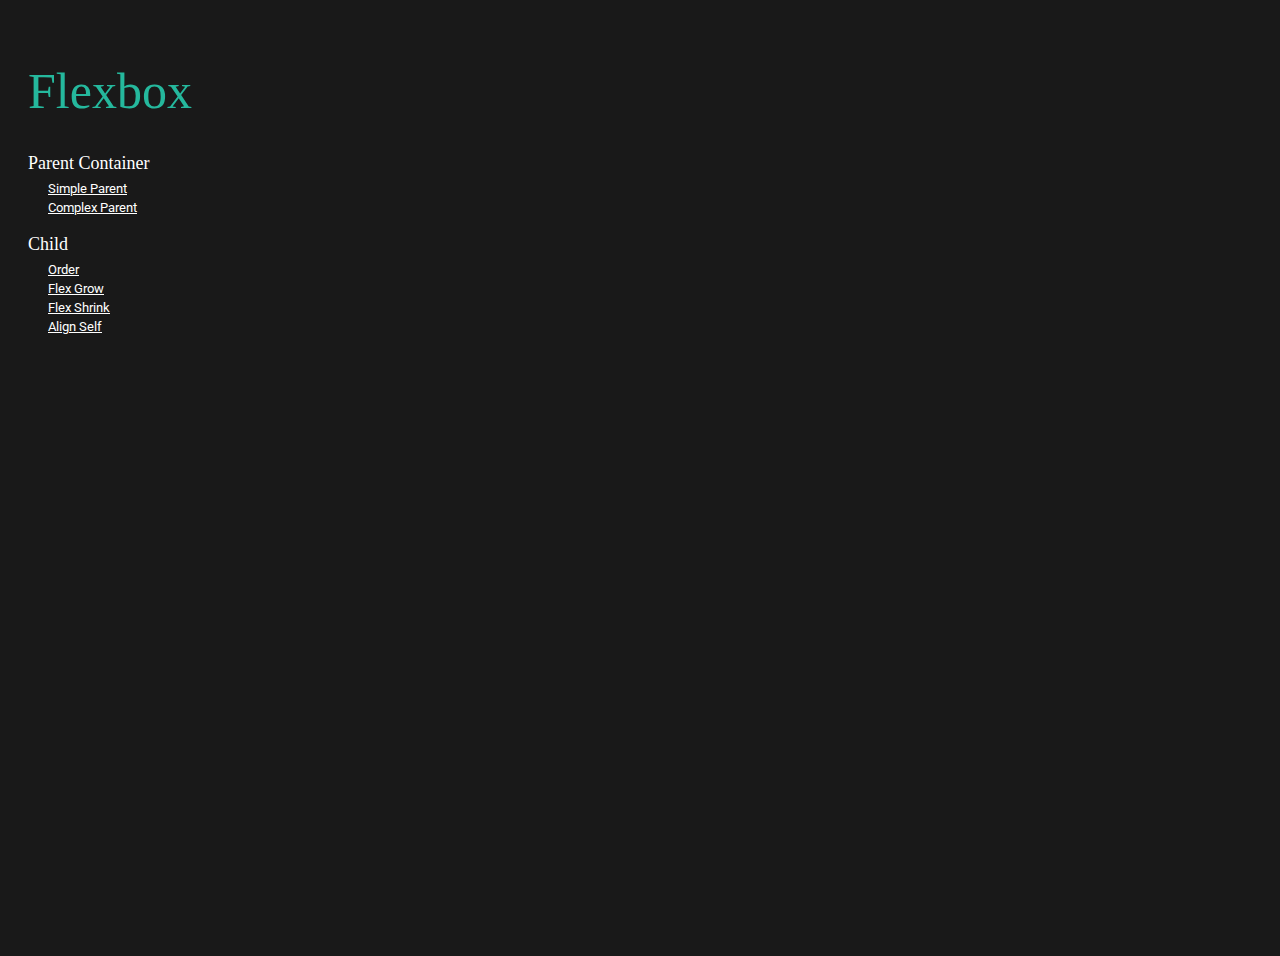
<file: index.html>
<!DOCTYPE html>
<html lang="en">
<head>
    <meta charset="UTF-8">
    <meta name="viewport" content="width=device-width, initial-scale=1.0">
    <title>Flexbox</title>
    <link rel="stylesheet" href="style.css">
    <link rel="preconnect" href="https://fonts.googleapis.com">
    <link rel="preconnect" href="https://fonts.gstatic.com" crossorigin>
    <link href="https://fonts.googleapis.com/css2?family=Roboto:wght@100;400;700;900&display=swap" rel="stylesheet">
    <script src="https://ajax.googleapis.com/ajax/libs/jquery/3.6.0/jquery.min.js"></script>
</head>
<body>
    <h1>Flexbox</h1>
    <p class="section-header">Parent Container</p>
    <ul>
        <li><a href="pages/simple-parent.html">Simple Parent</a></li>
        <li><a href="pages/complex-parent.html">Complex Parent</a></li>
        <!-- <li><a href="pages/simple-child.html">Simple Child</a></li> -->
        
    </ul>
    <p class="section-header">Child</p>
    <ul>
        <li><a href="pages/order.html">Order</a></li>
        <li><a href="pages/flex-grow.html">Flex Grow</a></li>
        <li><a href="pages/flex-shrink.html">Flex Shrink</a></li>
        <li><a href="pages/align-self.html">Align Self</a></li>
    </ul>

    
    <script src="index.js" type="text/javascript"></script>
</body>
</html>
</file>
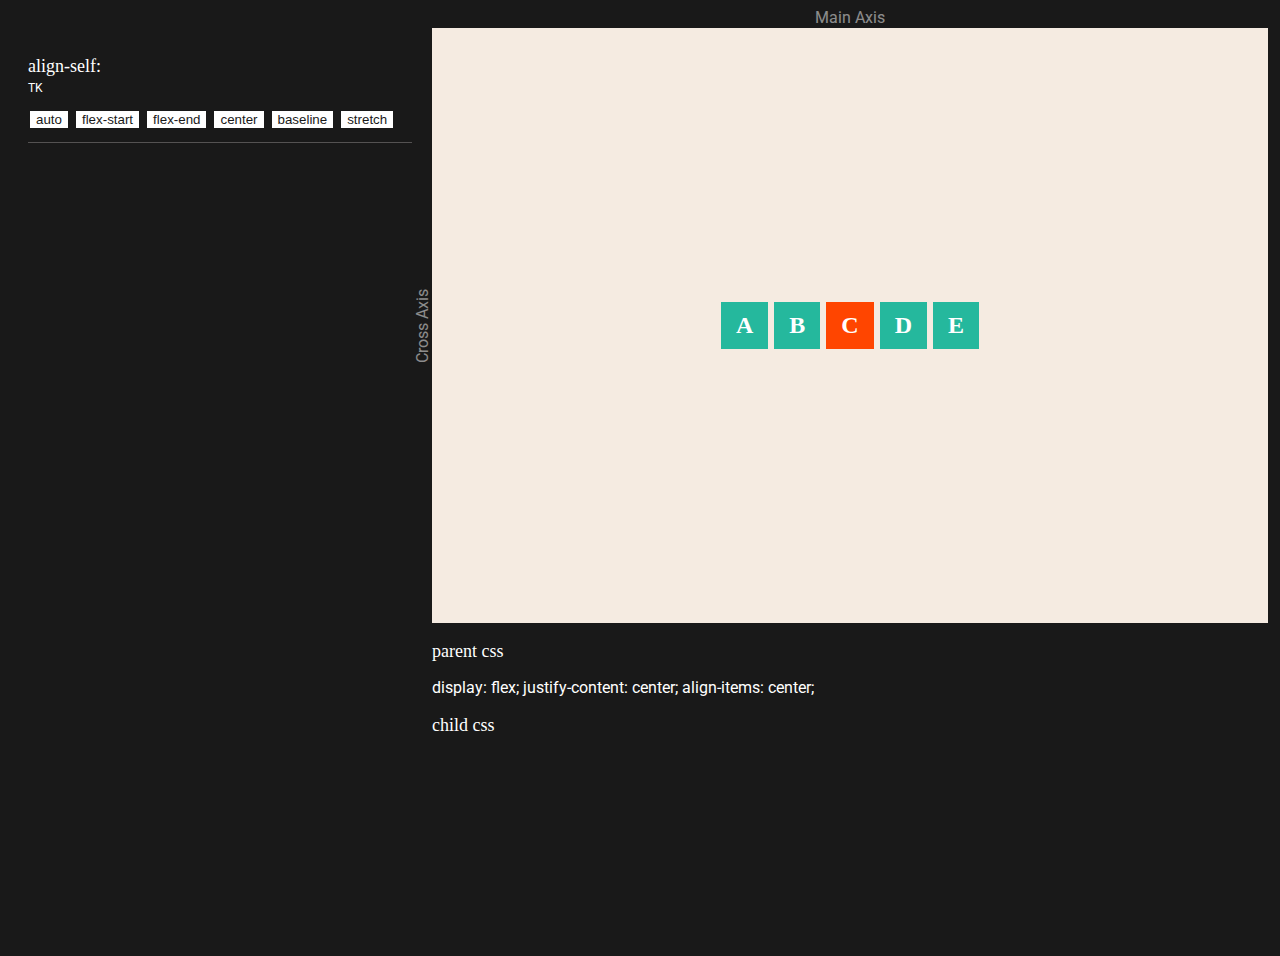
<file: html/align-self.html>
<!DOCTYPE html>
<html lang="en">
<head>
    <meta charset="UTF-8">
    <meta name="viewport" content="width=device-width, initial-scale=1.0">
    <title>Flexbox</title>
    <link rel="stylesheet" href="../style.css">
    <link rel="preconnect" href="https://fonts.googleapis.com">
    <link rel="preconnect" href="https://fonts.gstatic.com" crossorigin>
    <link href="https://fonts.googleapis.com/css2?family=Roboto:wght@100;400;700;900&display=swap" rel="stylesheet">
    <script src="https://ajax.googleapis.com/ajax/libs/jquery/3.6.0/jquery.min.js"></script>
</head>
<body>
    <div class="content">
        <div class="buttons-container">
            <div class="section" id="align-self">
                <p class="section-header">align-self:</p>
                <p class="section-description">TK</p>
                <button>auto</button>
                <button>flex-start</button>
                <button>flex-end</button>
                <button>center</button>
                <button>baseline</button>
                <button>stretch</button>
            </div>
        </div>
        <div class="view-css">
            <div class="view-container">
                <div class="top-axis axis-text">Main Axis</div>
                <div class="side-axis axis-text">Cross Axis</div>
                <div class="view-container-items view-container-child">
                    <div class="item">A </div>
                    <div class="item">B</div>
                    <div class="item child">C</div>
                    <div class="item">D</div>
                    <div class="item">E</div>
                </div>
            </div>
            <div class="css-container">
                <p class="section-header">parent css</p>
                <p class="parent-css-text">display: flex; justify-content: center; align-items: center;</p>
                <p class="section-header">child css</p>
                <p class="css-text"></p>
            </div>
        </div>
    </div>
    
    
    <script src="../child.js" type="text/javascript"></script>
</body>
</html>
</file>
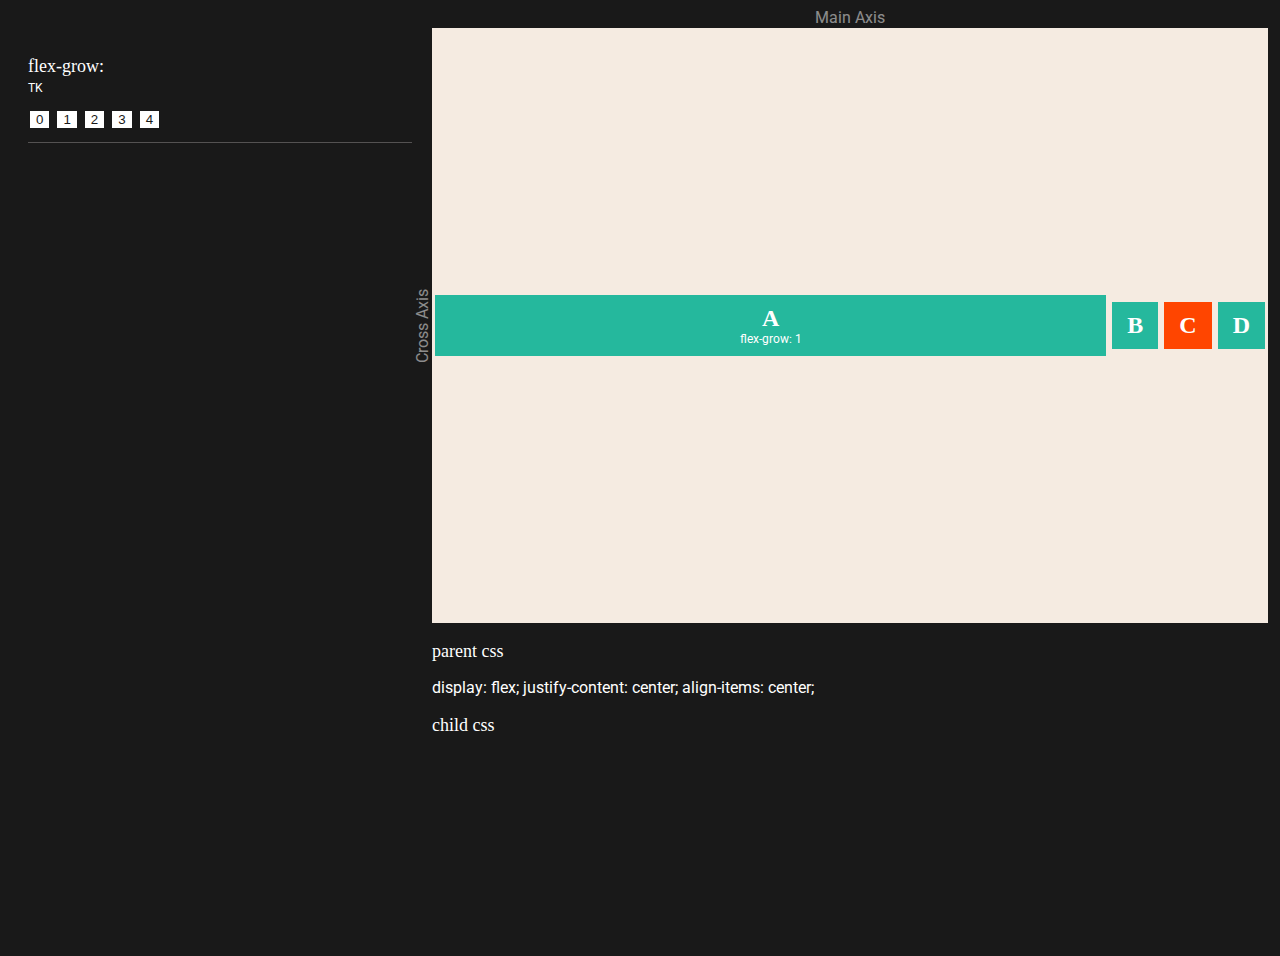
<file: html/flex-grow.html>
<!DOCTYPE html>
<html lang="en">
<head>
    <meta charset="UTF-8">
    <meta name="viewport" content="width=device-width, initial-scale=1.0">
    <title>Flexbox</title>
    <link rel="stylesheet" href="../style.css">
    <link rel="preconnect" href="https://fonts.googleapis.com">
    <link rel="preconnect" href="https://fonts.gstatic.com" crossorigin>
    <link href="https://fonts.googleapis.com/css2?family=Roboto:wght@100;400;700;900&display=swap" rel="stylesheet">
    <script src="https://ajax.googleapis.com/ajax/libs/jquery/3.6.0/jquery.min.js"></script>
</head>
<body>
    <div class="content">
        <div class="buttons-container">
            <div class="section" id="flex-grow">
                <p class="section-header">flex-grow:</p>
                <p class="section-description">TK</p>
                <button>0</button>
                <button>1</button>
                <button>2</button>
                <button>3</button>
                <button>4</button>
            </div>
        </div>
        <div class="view-css">
            <div class="view-container">
                <div class="top-axis axis-text">Main Axis</div>
                <div class="side-axis axis-text">Cross Axis</div>
                <div class="view-container-items view-container-child">
                    <div class="item" style="flex-grow:1;">A  <span class="section-description">flex-grow: 1</span></div>
                    <div class="item" >B</div>
                    <div class="item child" >C</div>
                    <div class="item">D</div>
                </div>
            </div>
            <div class="css-container">
                <p class="section-header">parent css</p>
                <p class="parent-css-text">display: flex; justify-content: center; align-items: center;</p>
                <p class="section-header">child css</p>
                <p class="css-text"></p>
            </div>
        </div>
    </div>
    
    
    <script src="../child.js" type="text/javascript"></script>
</body>
</html>
</file>
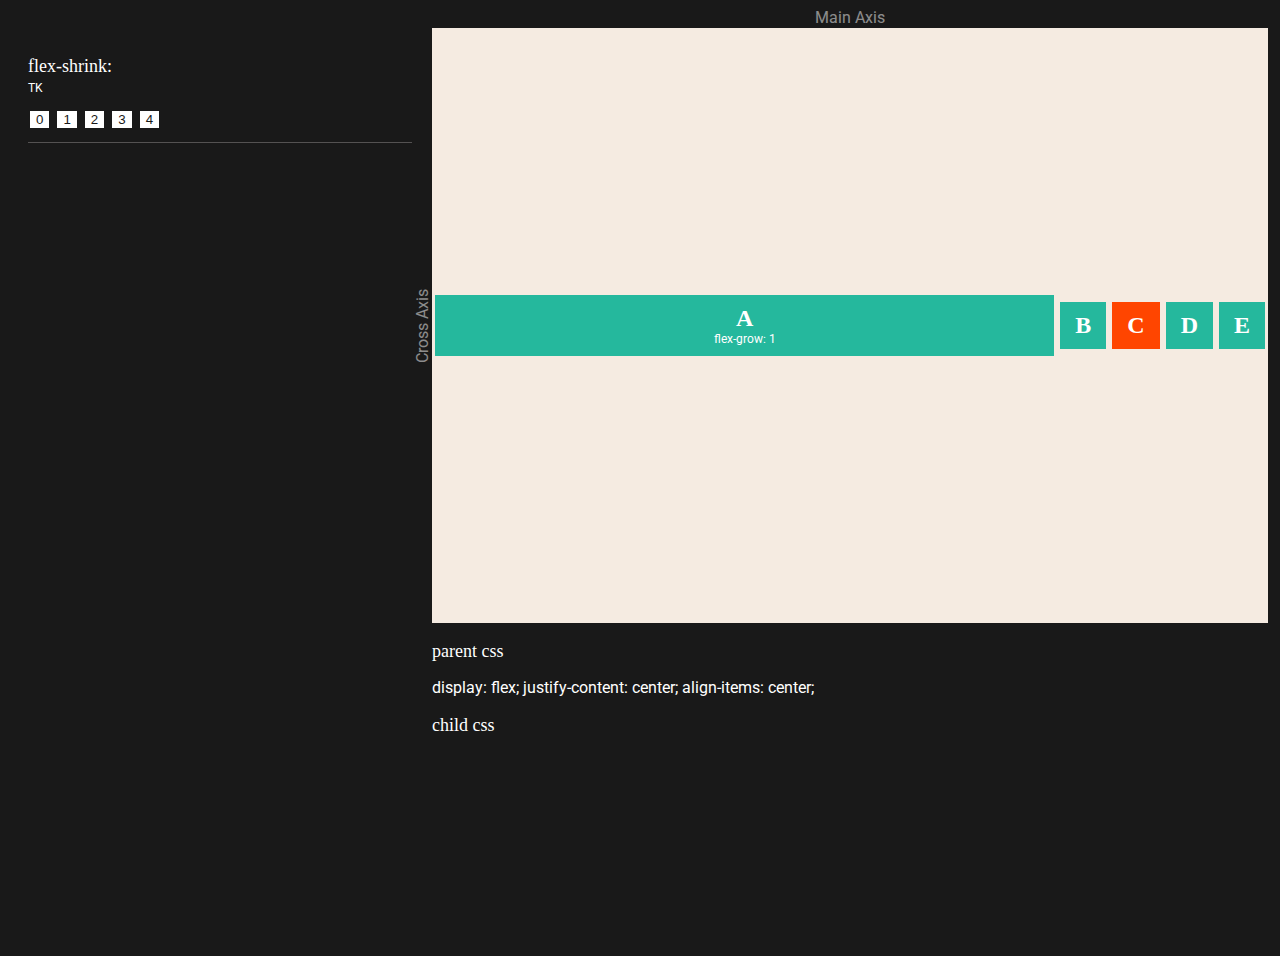
<file: html/flex-shrink.html>
<!DOCTYPE html>
<html lang="en">
<head>
    <meta charset="UTF-8">
    <meta name="viewport" content="width=device-width, initial-scale=1.0">
    <title>Flexbox</title>
    <link rel="stylesheet" href="../style.css">
    <link rel="preconnect" href="https://fonts.googleapis.com">
    <link rel="preconnect" href="https://fonts.gstatic.com" crossorigin>
    <link href="https://fonts.googleapis.com/css2?family=Roboto:wght@100;400;700;900&display=swap" rel="stylesheet">
    <script src="https://ajax.googleapis.com/ajax/libs/jquery/3.6.0/jquery.min.js"></script>
</head>
<body>
    <div class="content">
        <div class="buttons-container">
            <div class="section" id="flex-shrink">
                <p class="section-header">flex-shrink:</p>
                <p class="section-description">TK</p>
                <button>0</button>
                <button>1</button>
                <button>2</button>
                <button>3</button>
                <button>4</button>
            </div>
        </div>
        <div class="view-css">
            <div class="view-container">
                <div class="top-axis axis-text">Main Axis</div>
                <div class="side-axis axis-text">Cross Axis</div>
                <div class="view-container-items view-container-child">
                    <div class="item" style="order: 1; flex-grow:1;">A  <span class="section-description">flex-grow: 1</span></div>
                    <div class="item" style="order: 2;">B</div>
                    <div class="item child" style="order: 3;">C</div>
                    <div class="item" style="order: 4;">D</div>
                    <div class="item" style="order: 5;">E</div>
                </div>
            </div>
            <div class="css-container">
                <p class="section-header">parent css</p>
                <p class="parent-css-text">display: flex; justify-content: center; align-items: center;</p>
                <p class="section-header">child css</p>
                <p class="css-text"></p>
            </div>
        </div>
    </div>
    
    
    <script src="../child.js" type="text/javascript"></script>
</body>
</html>
</file>
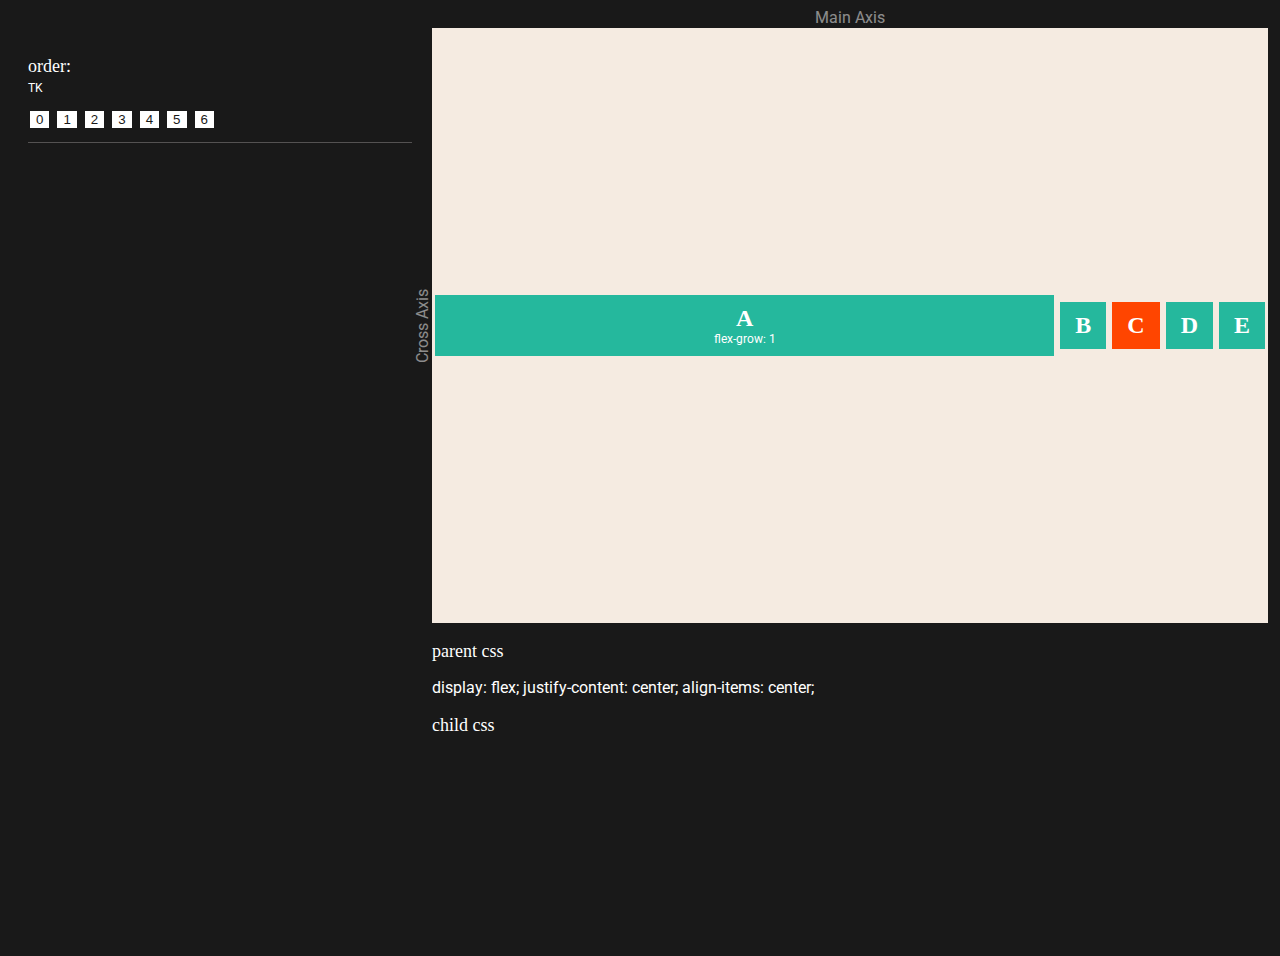
<file: html/order.html>
<!DOCTYPE html>
<html lang="en">
<head>
    <meta charset="UTF-8">
    <meta name="viewport" content="width=device-width, initial-scale=1.0">
    <title>Flexbox</title>
    <link rel="stylesheet" href="../style.css">
    <link rel="preconnect" href="https://fonts.googleapis.com">
    <link rel="preconnect" href="https://fonts.gstatic.com" crossorigin>
    <link href="https://fonts.googleapis.com/css2?family=Roboto:wght@100;400;700;900&display=swap" rel="stylesheet">
    <script src="https://ajax.googleapis.com/ajax/libs/jquery/3.6.0/jquery.min.js"></script>
</head>
<body>
    <div class="content">
        <div class="buttons-container">
            <div class="section" id="order"> 
                <p class="section-header">order:</p>
                <p class="section-description">TK</p>
                <button>0</button>
                <button>1</button>
                <button>2</button>
                <button>3</button>
                <button>4</button>
                <button>5</button>
                <button>6</button>
            </div>
        </div>
        <div class="view-css">
            <div class="view-container">
                <div class="top-axis axis-text">Main Axis</div>
                <div class="side-axis axis-text">Cross Axis</div>
                <div class="view-container-items view-container-child">
                    <div class="item" style="order: 1; flex-grow:1;">A  <span class="section-description">flex-grow: 1</span></div>
                    <div class="item" style="order: 2;">B</div>
                    <div class="item child" style="order: 3;">C</div>
                    <div class="item" style="order: 4;">D</div>
                    <div class="item" style="order: 5;">E</div>
                </div>
            </div>
            <div class="css-container">
                <p class="section-header">parent css</p>
                <p class="parent-css-text">display: flex; justify-content: center; align-items: center;</p>
                <p class="section-header">child css</p>
                <p class="css-text"></p>
            </div>
        </div>
    </div>
    
    
    <script src="../child.js" type="text/javascript"></script>
</body>
</html>
</file>
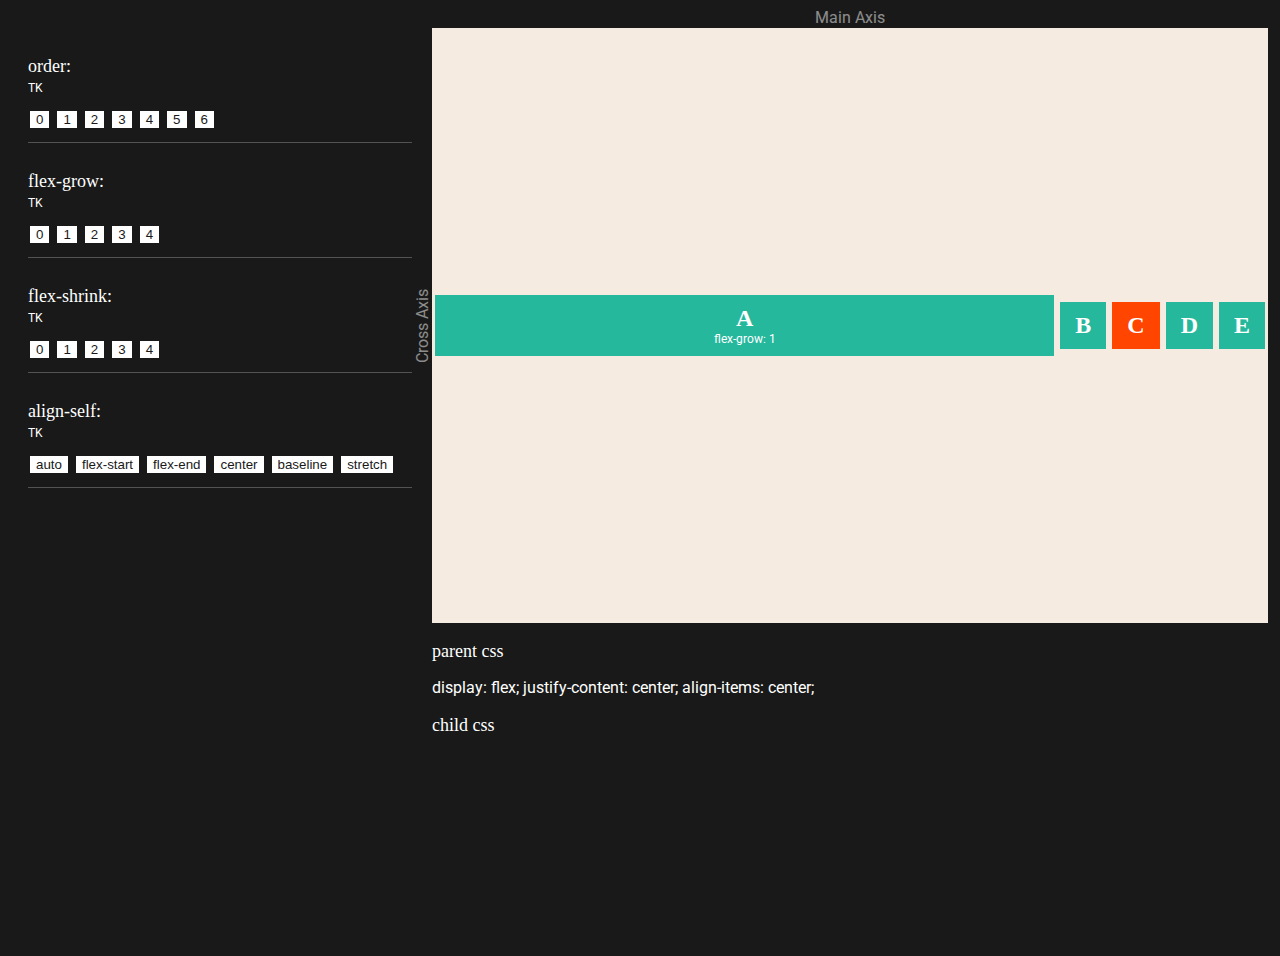
<file: html/simple-child.html>
<!DOCTYPE html>
<html lang="en">
<head>
    <meta charset="UTF-8">
    <meta name="viewport" content="width=device-width, initial-scale=1.0">
    <title>Flexbox</title>
    <link rel="stylesheet" href="../style.css">
    <link rel="preconnect" href="https://fonts.googleapis.com">
    <link rel="preconnect" href="https://fonts.gstatic.com" crossorigin>
    <link href="https://fonts.googleapis.com/css2?family=Roboto:wght@100;400;700;900&display=swap" rel="stylesheet">
    <script src="https://ajax.googleapis.com/ajax/libs/jquery/3.6.0/jquery.min.js"></script>
</head>
<body>
    <div class="content">
        <div class="buttons-container">
            <div class="section" id="order"> 
                <p class="section-header">order:</p>
                <p class="section-description">TK</p>
                <button>0</button>
                <button>1</button>
                <button>2</button>
                <button>3</button>
                <button>4</button>
                <button>5</button>
                <button>6</button>

            </div>
            <div class="section" id="flex-grow">
                <p class="section-header">flex-grow:</p>
                <p class="section-description">TK</p>
                <button>0</button>
                <button>1</button>
                <button>2</button>
                <button>3</button>
                <button>4</button>
            </div>
            <div class="section" id="flex-shrink">
                <p class="section-header">flex-shrink:</p>
                <p class="section-description">TK</p>
                <button>0</button>
                <button>1</button>
                <button>2</button>
                <button>3</button>
                <button>4</button>
            </div>
            <div class="section" id="align-self">
                <p class="section-header">align-self:</p>
                <p class="section-description">TK</p>
                <button>auto</button>
                <button>flex-start</button>
                <button>flex-end</button>
                <button>center</button>
                <button>baseline</button>
                <button>stretch</button>
            </div>
        </div>
        <div class="view-css">
            <div class="view-container">
                <div class="top-axis axis-text">Main Axis</div>
                <div class="side-axis axis-text">Cross Axis</div>
                <div class="view-container-items view-container-child">
                    <div class="item" style="order: 1; flex-grow:1;">A  <span class="section-description">flex-grow: 1</span></div>
                    <div class="item" style="order: 2;">B</div>
                    <div class="item child" style="order: 3;">C</div>
                    <div class="item" style="order: 4;">D</div>
                    <div class="item" style="order: 5;">E</div>
                </div>
            </div>
            <div class="css-container">
                <p class="section-header">parent css</p>
                <p class="parent-css-text">display: flex; justify-content: center; align-items: center;</p>
                <p class="section-header">child css</p>
                <p class="css-text"></p>
            </div>
        </div>
    </div>
    
    
    <script src="../child.js" type="text/javascript"></script>
</body>
</html>
</file>
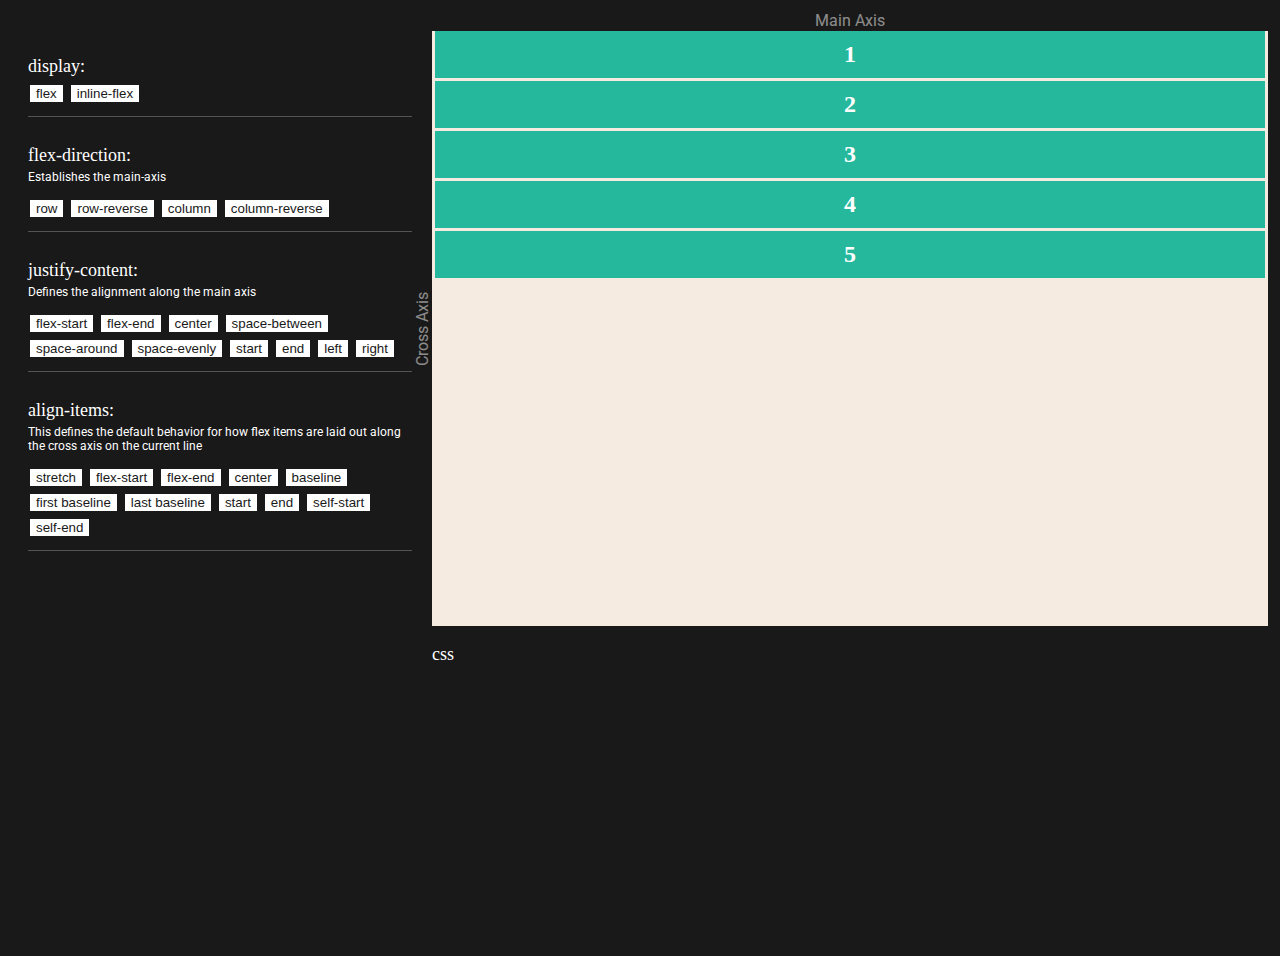
<file: html/simple-parent.html>
<!DOCTYPE html>
<html lang="en">
<head>
    <meta charset="UTF-8">
    <meta name="viewport" content="width=device-width, initial-scale=1.0">
    <title>Flexbox</title>
    <link rel="stylesheet" href="../style.css">
    <link rel="preconnect" href="https://fonts.googleapis.com">
    <link rel="preconnect" href="https://fonts.gstatic.com" crossorigin>
    <link href="https://fonts.googleapis.com/css2?family=Roboto:wght@100;400;700;900&display=swap" rel="stylesheet">
    <script src="https://ajax.googleapis.com/ajax/libs/jquery/3.6.0/jquery.min.js"></script>
</head>
<body>
    <div class="content">
        <div class="buttons-container">
            <div class="section" id="display">
                <p class="section-header">display:</p>
                <button>flex</button>
                <button>inline-flex</button>
            </div>
            <div class="section" id="flex-direction">
                <p class="section-header">flex-direction:</p>
                <p class="section-description">Establishes the main-axis</p>
                <button>row</button>
                <button>row-reverse</button>
                <button>column</button>
                <button>column-reverse</button>
            </div>
            <div class="section" id="justify-content">
                <p class="section-header">justify-content:</p>
                <p class="section-description">Defines the alignment along the main axis</p>
                <button>flex-start</button>
                <button>flex-end</button>
                <button>center</button>
                <button>space-between</button>
                <button>space-around</button>
                <button>space-evenly</button>
                <button>start</button>
                <button>end</button>
                <button>left</button>
                <button>right</button>
            </div>
            <div class="section" id="align-items">
                <p class="section-header">align-items:</p>
                <p class="section-description">This defines the default behavior for how flex items are laid out along the cross axis on the current line</p>
                <button>stretch</button>
                <button>flex-start</button>
                <button>flex-end</button>
                <button>center</button>
                <button>baseline</button>
                <button>first baseline</button>
                <button>last baseline</button>
                <button>start</button>
                <button>end</button>
                <button>self-start</button>
                <button>self-end</button>
            </div>
        </div>
        <div class="view-css">
            <div class="view-container">
                <div class="top-axis axis-text">Main Axis</div>
                <div class="side-axis axis-text">Cross Axis</div>
                <div class="view-container-items">
                    <div class="item">1</div>
                    <div class="item">2</div>
                    <div class="item">3</div>
                    <div class="item">4</div>
                    <div class="item">5</div>
                </div>
            </div>
            <div class="css-container">
                <p class="section-header">css</p>
                <p class="css-text"></p>
            </div>
        </div>
    </div>
    
    
    <script src="../parent.js" type="text/javascript"></script>
</body>
</html>
</file>
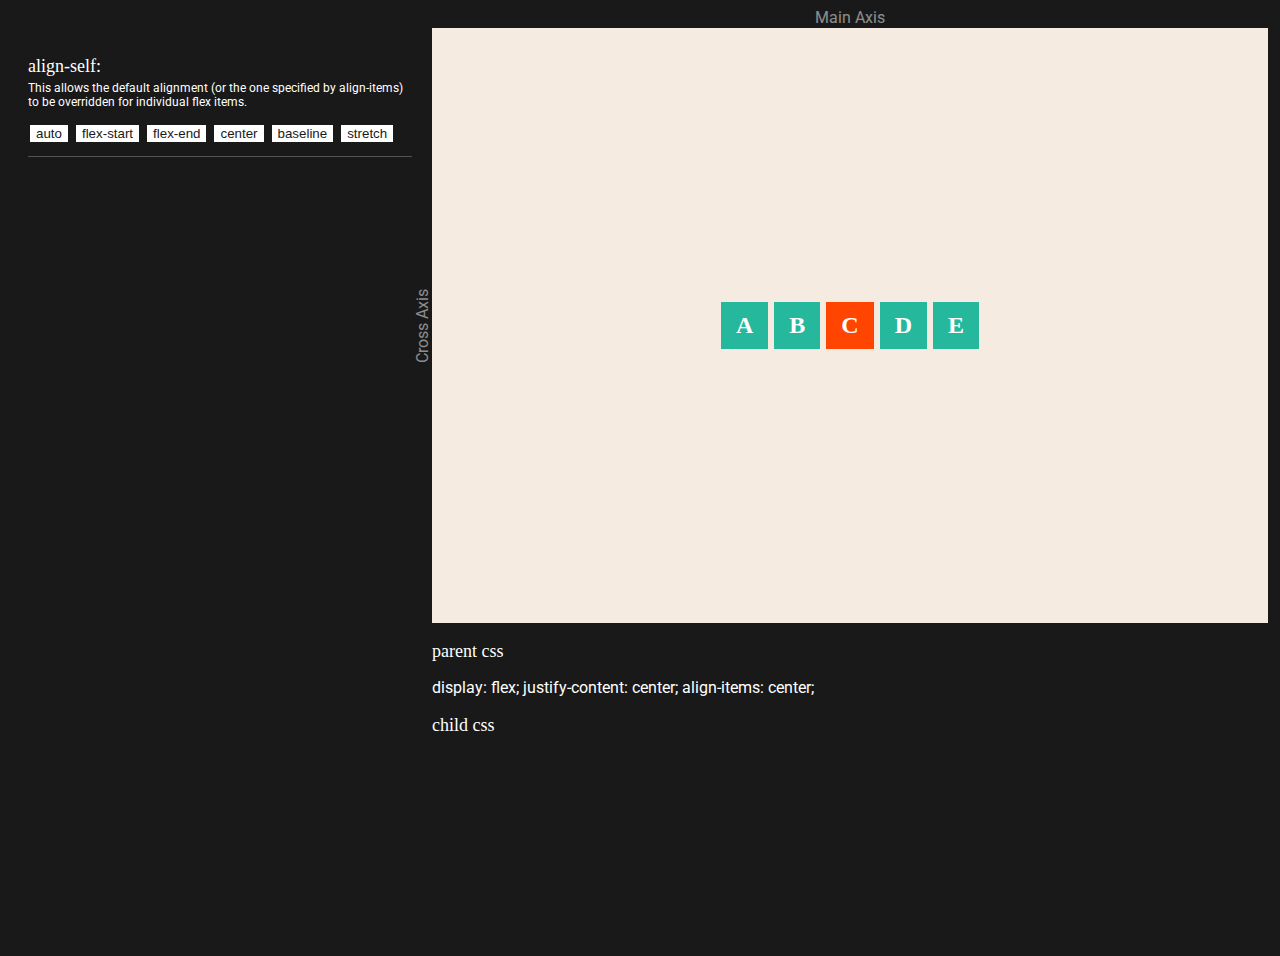
<file: pages/align-self.html>
<!DOCTYPE html>
<html lang="en">
<head>
    <meta charset="UTF-8">
    <meta name="viewport" content="width=device-width, initial-scale=1.0">
    <title>Flexbox</title>
    <link rel="stylesheet" href="../style.css">
    <link rel="preconnect" href="https://fonts.googleapis.com">
    <link rel="preconnect" href="https://fonts.gstatic.com" crossorigin>
    <link href="https://fonts.googleapis.com/css2?family=Roboto:wght@100;400;700;900&display=swap" rel="stylesheet">
    <script src="https://ajax.googleapis.com/ajax/libs/jquery/3.6.0/jquery.min.js"></script>
</head>
<body>
    <div class="content">
        <div class="buttons-container">
            <div class="section" id="align-self">
                <p class="section-header">align-self:</p>
                <p class="section-description">This allows the default alignment (or the one specified by align-items) to be overridden for individual flex items.</p>
                <button>auto</button>
                <button>flex-start</button>
                <button>flex-end</button>
                <button>center</button>
                <button>baseline</button>
                <button>stretch</button>
            </div>
        </div>
        <div class="view-css">
            <div class="view-container">
                <div class="top-axis axis-text">Main Axis</div>
                <div class="side-axis axis-text">Cross Axis</div>
                <div class="view-container-items view-container-child">
                    <div class="item">A </div>
                    <div class="item">B</div>
                    <div class="item child">C</div>
                    <div class="item">D</div>
                    <div class="item">E</div>
                </div>
            </div>
            <div class="css-container">
                <p class="section-header">parent css</p>
                <p class="parent-css-text">display: flex; justify-content: center; align-items: center;</p>
                <p class="section-header">child css</p>
                <p class="css-text"></p>
            </div>
        </div>
    </div>
    
    
    <script src="../child.js" type="text/javascript"></script>
</body>
</html>
</file>
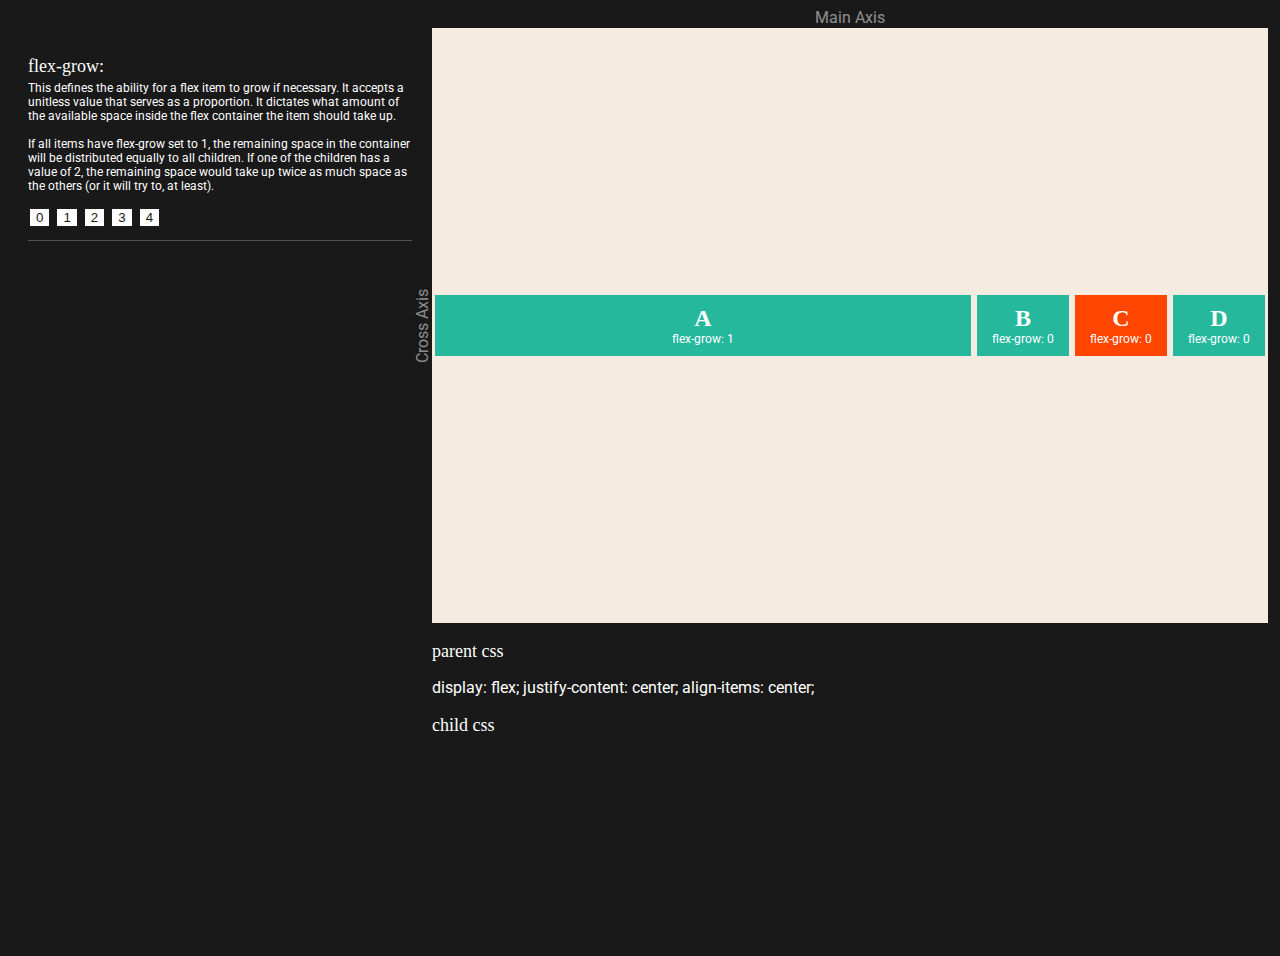
<file: pages/flex-grow.html>
<!DOCTYPE html>
<html lang="en">
<head>
    <meta charset="UTF-8">
    <meta name="viewport" content="width=device-width, initial-scale=1.0">
    <title>Flexbox</title>
    <link rel="stylesheet" href="../style.css">
    <link rel="preconnect" href="https://fonts.googleapis.com">
    <link rel="preconnect" href="https://fonts.gstatic.com" crossorigin>
    <link href="https://fonts.googleapis.com/css2?family=Roboto:wght@100;400;700;900&display=swap" rel="stylesheet">
    <script src="https://ajax.googleapis.com/ajax/libs/jquery/3.6.0/jquery.min.js"></script>
</head>
<body>
    <div class="content">
        <div class="buttons-container">
            <div class="section" id="flex-grow">
                <p class="section-header">flex-grow:</p>
                <p class="section-description">This defines the ability for a flex item to grow if necessary. It accepts a unitless value that serves as a proportion. It dictates what amount of the available space inside the flex container the item should take up.<br><br>
                    If all items have flex-grow set to 1, the remaining space in the container will be distributed equally to all children. If one of the children has a value of 2, the remaining space would take up twice as much space as the others (or it will try to, at least).</p>
                <button class="flex-grow-btn">0</button>
                <button class="flex-grow-btn">1</button>
                <button class="flex-grow-btn">2</button>
                <button class="flex-grow-btn">3</button>
                <button class="flex-grow-btn">4</button>
            </div>
        </div>
        <div class="view-css">
            <div class="view-container">
                <div class="top-axis axis-text">Main Axis</div>
                <div class="side-axis axis-text">Cross Axis</div>
                <div class="view-container-items view-container-child">
                    <div class="item" style="flex-grow: 1;">
                        <div>A</div>
                        <div class="flex-grow-num section-description">flex-grow: 1</div>
                    </div>
                    <div class="item" style="flex-grow: 0;">
                        <div>B</div>
                        <div class="flex-grow-num section-description">flex-grow: 0</div>
                    </div>
                    <div class="item child" style="flex-grow: 0;">
                        <div>C</div>
                        <div class="target-child flex-grow-num section-description">flex-grow: 0</div>
                    </div>
                    <div class="item" style="flex-grow: 0;">
                        <div>D</div>
                        <div class="flex-grow-num section-description">flex-grow: 0</div>
                    </div>
                </div>
            </div>
            <div class="css-container">
                <p class="section-header">parent css</p>
                <p class="parent-css-text">display: flex; justify-content: center; align-items: center;</p>
                <p class="section-header">child css</p>
                <p class="css-text"></p>
            </div>
        </div>
    </div>
    
    
    <script src="../child.js" type="text/javascript"></script>
</body>
</html>
</file>
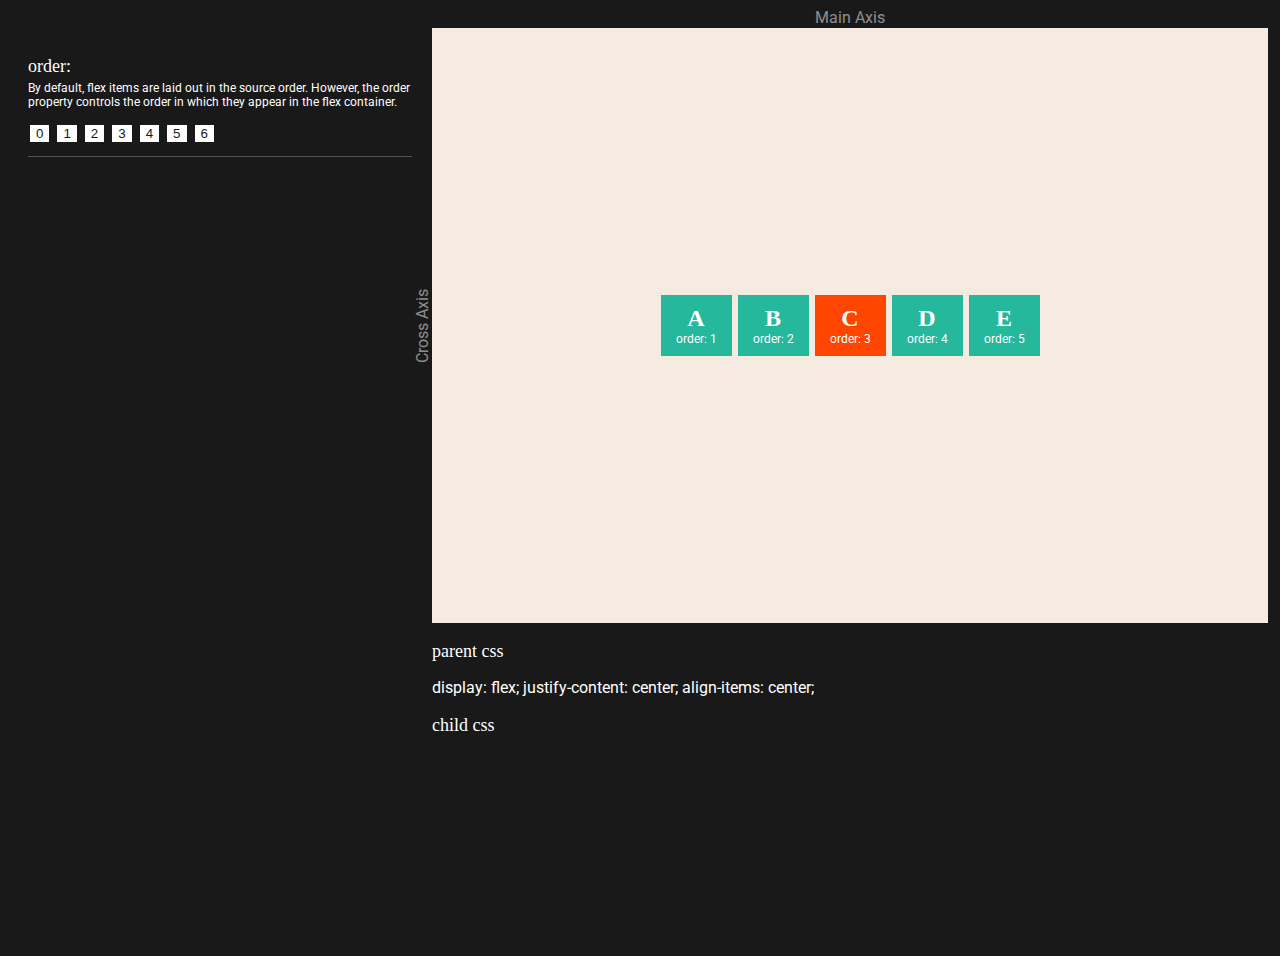
<file: pages/order.html>
<!DOCTYPE html>
<html lang="en">
<head>
    <meta charset="UTF-8">
    <meta name="viewport" content="width=device-width, initial-scale=1.0">
    <title>Flexbox</title>
    <link rel="stylesheet" href="../style.css">
    <link rel="preconnect" href="https://fonts.googleapis.com">
    <link rel="preconnect" href="https://fonts.gstatic.com" crossorigin>
    <link href="https://fonts.googleapis.com/css2?family=Roboto:wght@100;400;700;900&display=swap" rel="stylesheet">
    <script src="https://ajax.googleapis.com/ajax/libs/jquery/3.6.0/jquery.min.js"></script>
</head>
<body>
    <div class="content">
        <div class="buttons-container">
            <div class="section" id="order"> 
                <p class="section-header">order:</p>
                <p class="section-description">By default, flex items are laid out in the source order. However, the order property controls the order in which they appear in the flex container.</p>
                <button class="order-btn">0</button>
                <button class="order-btn">1</button>
                <button class="order-btn">2</button>
                <button class="order-btn">3</button>
                <button class="order-btn">4</button>
                <button class="order-btn">5</button>
                <button class="order-btn">6</button>
            </div>
        </div>
        <div class="view-css">
            <div class="view-container">
                <div class="top-axis axis-text">Main Axis</div>
                <div class="side-axis axis-text">Cross Axis</div>
                <div class="view-container-items view-container-child">
                    <div class="item" style="order: 1">
                        <div>A</div>
                        <div class="order-number section-description">order: 1</div>
                    </div>
                    <div class="item" style="order: 2;">
                        <div>B</div>
                        <div class="order-number section-description">order: 2</div>
                    </div>
                    <div class="item child" style="order: 3;">
                        <div>C</div>
                        <div class="target-child order-number section-description">order: 3</div>
                    </div>
                    <div class="item" style="order: 4;">
                        <div>D</div>
                        <div class="order-number section-description">order: 4</div>
                    </div>
                    <div class="item" style="order: 5;">
                        <div>E</div>
                        <div class="order-number section-description">order: 5</div>
                    </div>
                </div>
            </div>
            <div class="css-container">
                <p class="section-header">parent css</p>
                <p class="parent-css-text">display: flex; justify-content: center; align-items: center;</p>
                <p class="section-header">child css</p>
                <p class="css-text"></p>
            </div>
        </div>
    </div>
    
    
    <script src="../child.js" type="text/javascript"></script>
</body>
</html>
</file>
<file: style.css>
@import url(https://cdn.brandfolder.io/6124JDFB/at/qbtqbm-3lmpjk-40dwwk/WunderBrick-Display.otf);
@import url(https://cdn.brandfolder.io/6124JDFB/at/qbtqbm-3lmpjk-ug2ox/WunderBrick-Text.otf);

body {
    padding: 20px;
    height: 100vh;
    width: 100vw;
    font-family: 'Roboto', sans-serif;
    background-color: #191919;
}

h1 { 
    font-size: 50px;
    font-family: WunderBrickDisplay,Times New Roman,Times,serif;
    font-weight: 400;
    color: #25b89d;
}

a {
    color: white;
    font-size: .8em;
}

ul {
    list-style-type: none;
    margin-block-start: 0;
    padding-inline-start: 20px;

}

.content {
    display: flex;
    width: 100vw;
    height: calc(100vh - 50px)
}

button {
    margin: 4px 2px;
    border: none;
    background-color: white;
    color: #191919;
    cursor: pointer;
}

.selected {
    background-color: #25b89d;    
}

.buttons-container {
    width: 30%;
    margin: 0 20px 0 0;
    z-index: 10;
}

.section {
    padding: 10px 0; 
    border-bottom: 1px solid #545252;
}

.section-header {
    color: white;
    font-family: WunderBrickText,Times New Roman,Times,serif;
    font-size: 18px;
    font-weight: 400;
    margin-bottom: 4px;
    
}

.section-description {
    color: white;
    font-family: 'Roboto', sans-serif;
    font-size: 12px;
    font-weight: 400;
    margin-top: 0px;
}

.view-css {
    width: calc(70% - 60px);
    color: white;
}

.view-container {
    position: relative;
    width: 100%;
    height: 70%;
    background-color: #f5ebe1;
}

.view-container-child {
    display: flex;
    justify-content: center;
    align-items: center;
}

.view-container-items {
    width: 100%;
    height: 100%;
}

.axis-text {
    color: white;
    opacity: .5;
    z-index: 1;
}

.top-axis {
    position: absolute;
    top: -20px;
    text-align: center;
    width: 100%;
}

/* bug where position is being edited by flex direction */
.side-axis {
    transform-origin: 0 0;
    width: auto;
    text-align: center;
    display: inline-block;
    transform: rotate(-90deg) translate(-50%, -100%);    
    position: absolute;
    top: 50%;
}

.css-container {
    height: 30%;
    width: 100%
}

.item {
    font-family: WunderBrickDisplay,Times New Roman,Times,serif;
    font-size: 24px;
    display: flex;
    flex-direction: column;
    justify-content: center;
    align-items: center;
    padding: 10px 15px;
    background-color: #25b89d;    
    margin: 3px;
    color: white;
    font-weight: bold;
    text-align: center;
    z-index: 10;
}

.child {
    background-color: orangered;
}

.eyebrow {
    color: black;
    font-family: 'Roboto', sans-serif;
    font-size: 12px;
    font-weight: bold; 
    text-transform: uppercase;
}

.headline {
    color: black;
    font-family: WunderBrickDisplay,Times New Roman,Times,serif;
    font-size: 28px;
    text-transform: uppercase;
}

.subhead {
    color: black;
    font-family: 'Roboto', sans-serif;
    font-size: 16px;
    font-weight: regular; 
}

.disclaimer {
    color: black;
    font-family: 'Roboto', sans-serif;
    font-size: 10px;
}
</file>
